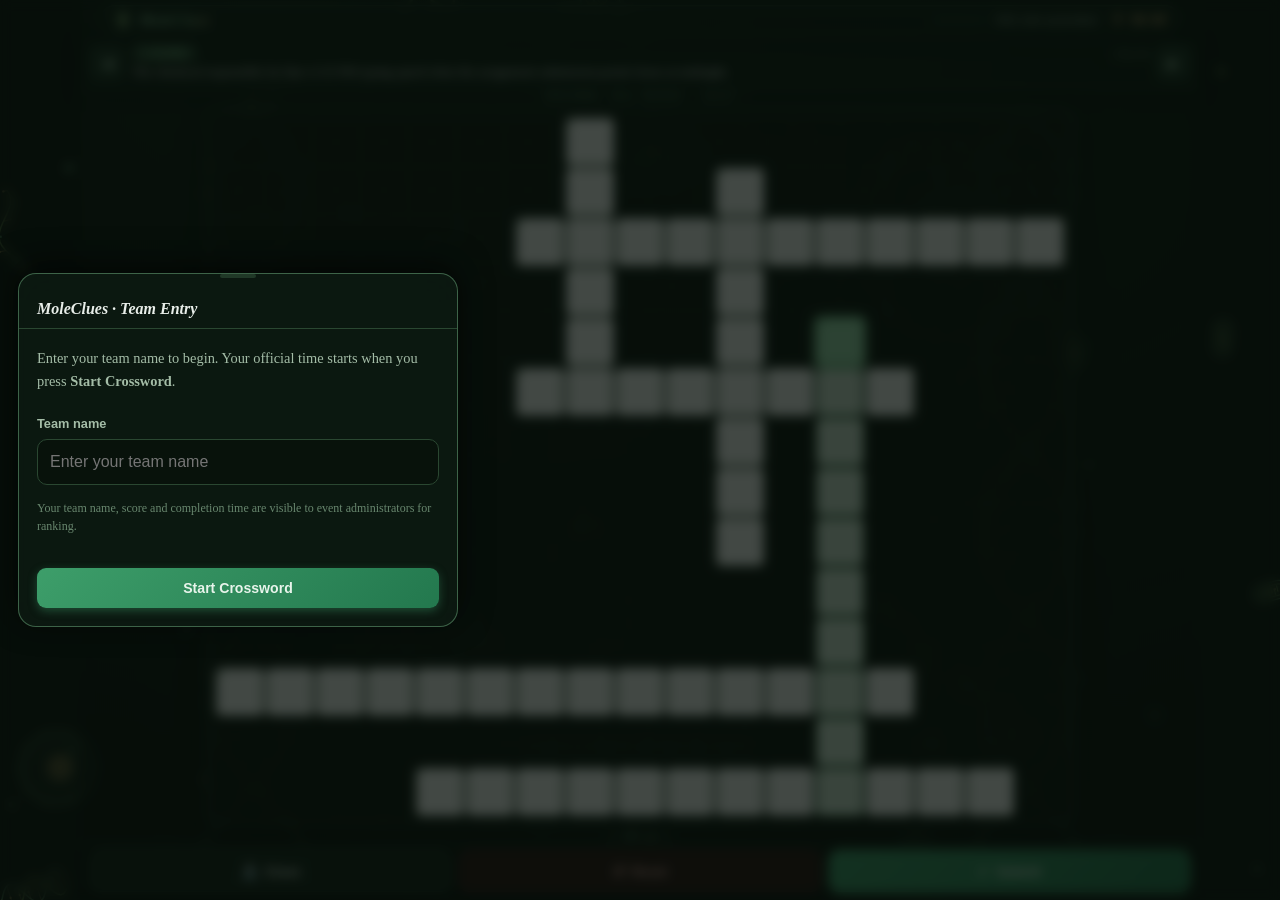
<file: frontend/index.html>
<!DOCTYPE html>
<html lang="en">
<head>
<meta charset="UTF-8">
<meta name="viewport" content="width=device-width, initial-scale=1.0, viewport-fit=cover">
<meta name="theme-color" content="#0d1810">
<meta name="apple-mobile-web-app-capable" content="yes">
<meta name="apple-mobile-web-app-status-bar-style" content="black-translucent">
<title>MoleClues · Cellular Biology Crossword</title>
<link rel="stylesheet" href="style.css">
</head>
<body>

<!-- Animated living microscopy canvas: floating cells, organelles, rotating DNA, molecular rings -->
<canvas id="bio-canvas" aria-hidden="true"></canvas>

<div class="app-container">
  <!-- Top Floating Capsule Header (Narrow Glassmorphic Pill) -->
  <header class="top-bar">
    <div class="brand">
      <span class="brand-icon" aria-hidden="true">
        <svg width="18" height="18" viewBox="0 0 22 22" fill="none" xmlns="http://www.w3.org/2000/svg">
          <path d="M6 3 C9 7, 13 7, 16 11 C13 15, 9 15, 6 19" stroke="#7abf8c" stroke-width="2" stroke-linecap="round" fill="none"/>
          <path d="M16 3 C13 7, 9 7, 6 11 C9 15, 13 15, 16 19" stroke="#a3d977" stroke-width="2" stroke-linecap="round" fill="none"/>
          <line x1="9" y1="6.5" x2="13" y2="6.5" stroke="#c8a96e" stroke-width="1.3" stroke-linecap="round"/>
          <line x1="7.2" y1="11" x2="14.8" y2="11" stroke="#c8a96e" stroke-width="1.3" stroke-linecap="round"/>
          <line x1="9" y1="15.5" x2="13" y2="15.5" stroke="#c8a96e" stroke-width="1.3" stroke-linecap="round"/>
        </svg>
      </span>
      <div class="brand-text-wrap">
        <span class="brand-title">MoleClues</span>
      </div>
    </div>
    <div class="top-meta-capsule">
      <div class="mini-track" title="Assembly progress"><div class="mini-fill" id="miniProgressFill"></div></div>
      <span class="meta-count" id="miniProgressText">0/62 cells assembled</span>
      <span class="meta-dot-sep">·</span>
      <span class="meta-timer" id="sessionTimerText">⏱ 00:00</span>
    </div>
  </header>

  <!-- Pinned Active Clue Banner -->
  <div class="clue-banner" id="activeClueBanner">
    <button class="clue-nav-btn" id="prevWordBtn" title="Previous Word">◀</button>
    <div class="clue-banner-content" id="clueBannerContent">
      <div class="clue-badge-row">
        <span class="clue-dir-badge" id="activeClueBadge">1 DOWN</span>
        <span class="clue-dir-switch">(Tap ⇄)</span>
      </div>
      <div class="clue-banner-text" id="activeClueText">Select any cell to inspect pathway clue</div>
    </div>
    <button class="clue-nav-btn" id="nextWordBtn" title="Next Word">▶</button>
  </div>

  <!-- Interactive Grid Viewport -->
  <div class="grid-viewport" id="gridViewport">
    <!-- Biology Background Watermark: DNA Helix, Cell Organelles, Mitochondria & Circular Vectors -->
    <div class="grid-bio-watermark" aria-hidden="true">
      <svg viewBox="0 0 1000 800" preserveAspectRatio="xMidYMid meet" class="bio-watermark-svg" xmlns="http://www.w3.org/2000/svg">
        <!-- Left DNA Double Helix -->
        <g class="bio-dna-left" opacity="0.9">
          <path d="M 90 20 C 30 80, 30 140, 90 200 C 150 260, 150 320, 90 380 C 30 440, 30 500, 90 560 C 150 620, 150 680, 90 740 C 60 770, 45 790, 35 800"
                fill="none" stroke="#7abf8c" stroke-width="2" stroke-linecap="round"/>
          <path d="M 90 20 C 150 80, 150 140, 90 200 C 30 260, 30 320, 90 380 C 150 440, 150 500, 90 560 C 30 620, 30 680, 90 740 C 120 770, 135 790, 145 800"
                fill="none" stroke="#a3d977" stroke-width="2" stroke-linecap="round"/>
          <line x1="52" y1="50" x2="128" y2="50" stroke="#c8a96e" stroke-width="1.3" stroke-dasharray="14 3 14"/>
          <line x1="32" y1="80" x2="148" y2="80" stroke="#c8a96e" stroke-width="1.3" stroke-dasharray="18 3 18"/>
          <line x1="32" y1="110" x2="148" y2="110" stroke="#c8a96e" stroke-width="1.3" stroke-dasharray="18 3 18"/>
          <line x1="52" y1="140" x2="128" y2="140" stroke="#c8a96e" stroke-width="1.3" stroke-dasharray="14 3 14"/>
          <line x1="82" y1="170" x2="98" y2="170" stroke="#c8a96e" stroke-width="1.3"/>
          <circle cx="90" cy="200" r="2.8" fill="#7abf8c"/>
          <line x1="52" y1="230" x2="128" y2="230" stroke="#c8a96e" stroke-width="1.3" stroke-dasharray="14 3 14"/>
          <line x1="32" y1="260" x2="148" y2="260" stroke="#c8a96e" stroke-width="1.3" stroke-dasharray="18 3 18"/>
          <line x1="32" y1="290" x2="148" y2="290" stroke="#c8a96e" stroke-width="1.3" stroke-dasharray="18 3 18"/>
          <line x1="52" y1="320" x2="128" y2="320" stroke="#c8a96e" stroke-width="1.3" stroke-dasharray="14 3 14"/>
          <line x1="82" y1="350" x2="98" y2="350" stroke="#c8a96e" stroke-width="1.3"/>
          <circle cx="90" cy="380" r="2.8" fill="#a3d977"/>
          <line x1="52" y1="410" x2="128" y2="410" stroke="#c8a96e" stroke-width="1.3" stroke-dasharray="14 3 14"/>
          <line x1="32" y1="440" x2="148" y2="440" stroke="#c8a96e" stroke-width="1.3" stroke-dasharray="18 3 18"/>
          <line x1="32" y1="470" x2="148" y2="470" stroke="#c8a96e" stroke-width="1.3" stroke-dasharray="18 3 18"/>
          <line x1="52" y1="500" x2="128" y2="500" stroke="#c8a96e" stroke-width="1.3" stroke-dasharray="14 3 14"/>
          <line x1="82" y1="530" x2="98" y2="530" stroke="#c8a96e" stroke-width="1.3"/>
          <circle cx="90" cy="560" r="2.8" fill="#7abf8c"/>
          <line x1="52" y1="590" x2="128" y2="590" stroke="#c8a96e" stroke-width="1.3" stroke-dasharray="14 3 14"/>
          <line x1="32" y1="620" x2="148" y2="620" stroke="#c8a96e" stroke-width="1.3" stroke-dasharray="18 3 18"/>
          <line x1="32" y1="650" x2="148" y2="650" stroke="#c8a96e" stroke-width="1.3" stroke-dasharray="18 3 18"/>
          <line x1="52" y1="680" x2="128" y2="680" stroke="#c8a96e" stroke-width="1.3" stroke-dasharray="14 3 14"/>
          <line x1="82" y1="710" x2="98" y2="710" stroke="#c8a96e" stroke-width="1.3"/>
          <circle cx="90" cy="740" r="2.8" fill="#a3d977"/>
        </g>

        <!-- Right DNA Double Helix -->
        <g class="bio-dna-right" opacity="0.9">
          <path d="M 910 20 C 850 80, 850 140, 910 200 C 970 260, 970 320, 910 380 C 850 440, 850 500, 910 560 C 970 620, 970 680, 910 740 C 880 770, 865 790, 855 800"
                fill="none" stroke="#a3d977" stroke-width="2" stroke-linecap="round"/>
          <path d="M 910 20 C 970 80, 970 140, 910 200 C 850 260, 850 320, 910 380 C 970 440, 970 500, 910 560 C 850 620, 850 680, 910 740 C 940 770, 955 790, 965 800"
                fill="none" stroke="#7abf8c" stroke-width="2" stroke-linecap="round"/>
          <line x1="872" y1="50" x2="948" y2="50" stroke="#c8a96e" stroke-width="1.3" stroke-dasharray="14 3 14"/>
          <line x1="852" y1="80" x2="968" y2="80" stroke="#c8a96e" stroke-width="1.3" stroke-dasharray="18 3 18"/>
          <line x1="852" y1="110" x2="968" y2="110" stroke="#c8a96e" stroke-width="1.3" stroke-dasharray="18 3 18"/>
          <line x1="872" y1="140" x2="948" y2="140" stroke="#c8a96e" stroke-width="1.3" stroke-dasharray="14 3 14"/>
          <circle cx="910" cy="200" r="2.8" fill="#c8a96e"/>
          <line x1="872" y1="230" x2="948" y2="230" stroke="#c8a96e" stroke-width="1.3" stroke-dasharray="14 3 14"/>
          <line x1="852" y1="260" x2="968" y2="260" stroke="#c8a96e" stroke-width="1.3" stroke-dasharray="18 3 18"/>
          <line x1="852" y1="290" x2="968" y2="290" stroke="#c8a96e" stroke-width="1.3" stroke-dasharray="18 3 18"/>
          <line x1="872" y1="320" x2="948" y2="320" stroke="#c8a96e" stroke-width="1.3" stroke-dasharray="14 3 14"/>
          <circle cx="910" cy="380" r="2.8" fill="#7abf8c"/>
          <line x1="872" y1="410" x2="948" y2="410" stroke="#c8a96e" stroke-width="1.3" stroke-dasharray="14 3 14"/>
          <line x1="852" y1="440" x2="968" y2="440" stroke="#c8a96e" stroke-width="1.3" stroke-dasharray="18 3 18"/>
          <line x1="852" y1="470" x2="968" y2="470" stroke="#c8a96e" stroke-width="1.3" stroke-dasharray="18 3 18"/>
          <line x1="872" y1="500" x2="948" y2="500" stroke="#c8a96e" stroke-width="1.3" stroke-dasharray="14 3 14"/>
          <circle cx="910" cy="560" r="2.8" fill="#a3d977"/>
          <line x1="872" y1="590" x2="948" y2="590" stroke="#c8a96e" stroke-width="1.3" stroke-dasharray="14 3 14"/>
          <line x1="852" y1="620" x2="968" y2="620" stroke="#c8a96e" stroke-width="1.3" stroke-dasharray="18 3 18"/>
          <line x1="852" y1="650" x2="968" y2="650" stroke="#c8a96e" stroke-width="1.3" stroke-dasharray="18 3 18"/>
          <line x1="872" y1="680" x2="948" y2="680" stroke="#c8a96e" stroke-width="1.3" stroke-dasharray="14 3 14"/>
          <circle cx="910" cy="740" r="2.8" fill="#c8a96e"/>
        </g>

        <!-- Eukaryotic Cell Diagram (Top Right) -->
        <g class="bio-cell-eukaryote" transform="translate(740, 50)" opacity="0.85">
          <path d="M 60 10 C 130 5, 190 40, 195 100 C 200 160, 160 210, 100 215 C 40 220, 5 180, 2 120 C -2 60, 15 15, 60 10 Z"
                fill="none" stroke="#7abf8c" stroke-width="1.6" stroke-dasharray="5 2"/>
          <path d="M 62 14 C 128 9, 185 43, 190 99 C 195 156, 156 205, 99 210 C 42 215, 9 176, 6 119 C 3 62, 19 19, 62 14 Z"
                fill="none" stroke="#a3d977" stroke-width="0.9" opacity="0.6"/>
          <circle cx="100" cy="110" r="42" fill="rgba(122, 191, 140, 0.08)" stroke="#7abf8c" stroke-width="1.5"/>
          <circle cx="106" cy="104" r="15" fill="rgba(200, 169, 110, 0.2)" stroke="#c8a96e" stroke-width="1.1"/>
          <path d="M 75 110 Q 85 95, 95 115 T 115 105 T 130 118" fill="none" stroke="#7abf8c" stroke-width="1" opacity="0.75"/>
          <path d="M 52 100 C 48 85, 55 70, 70 65 C 85 60, 95 62, 110 56" fill="none" stroke="#7abf8c" stroke-width="1.3"/>
          <path d="M 50 112 C 42 95, 50 78, 66 73 C 82 68, 92 70, 107 64" fill="none" stroke="#7abf8c" stroke-width="1.3" stroke-dasharray="4 2"/>
          <circle cx="70" cy="62" r="2" fill="#c8a96e"/>
          <circle cx="85" cy="58" r="2" fill="#c8a96e"/>
          <circle cx="58" cy="74" r="2" fill="#c8a96e"/>
          <circle cx="48" cy="94" r="2" fill="#c8a96e"/>
          <circle cx="145" cy="70" r="6.5" fill="none" stroke="#7abf8c" stroke-width="1.1"/>
          <circle cx="160" cy="85" r="5" fill="none" stroke="#a3d977" stroke-width="1.1"/>
          <circle cx="150" cy="155" r="5.5" fill="none" stroke="#c8a96e" stroke-width="1.1"/>
        </g>

        <!-- Mitochondria organelle structure -->
        <g class="bio-mitochondria" transform="translate(180, 560)" opacity="0.85">
          <rect x="0" y="0" width="130" height="66" rx="33" fill="rgba(122, 191, 140, 0.08)" stroke="#7abf8c" stroke-width="1.6"/>
          <rect x="5" y="5" width="120" height="56" rx="28" fill="none" stroke="#a3d977" stroke-width="1" stroke-dasharray="6 2"/>
          <path d="M 28 5 L 28 32 C 28 38, 36 38, 36 32 L 36 5
                   M 48 61 L 48 28 C 48 22, 56 22, 56 28 L 56 61
                   M 68 5 L 68 36 C 68 42, 76 42, 76 36 L 76 5
                   M 88 61 L 88 26 C 88 20, 96 20, 96 26 L 96 61
                   M 106 12 L 106 34"
                fill="none" stroke="#c8a96e" stroke-width="1.4" stroke-linecap="round"/>
        </g>

        <!-- Circular DNA Ring Vector -->
        <g class="bio-circular-vector" transform="translate(680, 530)" opacity="0.88">
          <circle cx="70" cy="70" r="52" fill="none" stroke="#7abf8c" stroke-width="1.8"/>
          <circle cx="70" cy="70" r="44" fill="none" stroke="#a3d977" stroke-width="1.3" stroke-dasharray="14 3"/>
          <path d="M 122 70 A 52 52 0 0 1 106 112" fill="none" stroke="#c8a96e" stroke-width="4.8" stroke-linecap="round"/>
          <path d="M 33 33 A 52 52 0 0 1 70 18" fill="none" stroke="#a3d977" stroke-width="4.2" stroke-linecap="round"/>
          <line x1="70" y1="14" x2="70" y2="22" stroke="#c8a96e" stroke-width="1.8"/>
          <line x1="122" y1="70" x2="128" y2="70" stroke="#7abf8c" stroke-width="1.8"/>
          <line x1="18" y1="70" x2="24" y2="70" stroke="#7abf8c" stroke-width="1.8"/>
        </g>

        <!-- Chloroplast organelle -->
        <g class="bio-chloroplast" transform="translate(420, 30)" opacity="0.8">
          <ellipse cx="80" cy="42" rx="72" ry="34" fill="rgba(122, 191, 140, 0.06)" stroke="#7abf8c" stroke-width="1.5"/>
          <ellipse cx="80" cy="42" rx="66" ry="28" fill="none" stroke="#a3d977" stroke-width="0.9" stroke-dasharray="4 2"/>
          <line x1="38" y1="36" x2="56" y2="36" stroke="#7abf8c" stroke-width="2.6" stroke-linecap="round"/>
          <line x1="38" y1="42" x2="56" y2="42" stroke="#7abf8c" stroke-width="2.6" stroke-linecap="round"/>
          <line x1="38" y1="48" x2="56" y2="48" stroke="#7abf8c" stroke-width="2.6" stroke-linecap="round"/>
          <line x1="56" y1="42" x2="72" y2="42" stroke="#a3d977" stroke-width="1.1"/>
          <line x1="72" y1="32" x2="90" y2="32" stroke="#7abf8c" stroke-width="2.6" stroke-linecap="round"/>
          <line x1="72" y1="38" x2="90" y2="38" stroke="#7abf8c" stroke-width="2.6" stroke-linecap="round"/>
          <line x1="72" y1="44" x2="90" y2="44" stroke="#7abf8c" stroke-width="2.6" stroke-linecap="round"/>
          <line x1="72" y1="50" x2="90" y2="50" stroke="#7abf8c" stroke-width="2.6" stroke-linecap="round"/>
          <line x1="90" y1="42" x2="106" y2="42" stroke="#a3d977" stroke-width="1.1"/>
          <line x1="106" y1="36" x2="124" y2="36" stroke="#7abf8c" stroke-width="2.6" stroke-linecap="round"/>
          <line x1="106" y1="42" x2="124" y2="42" stroke="#7abf8c" stroke-width="2.6" stroke-linecap="round"/>
          <line x1="106" y1="48" x2="124" y2="48" stroke="#7abf8c" stroke-width="2.6" stroke-linecap="round"/>
        </g>

        <!-- Catecholamine molecular ring structure -->
        <g class="bio-molecule" transform="translate(190, 160)" opacity="0.8">
          <polygon points="50,20 76,35 76,65 50,80 24,65 24,35" fill="none" stroke="#c8a96e" stroke-width="1.4"/>
          <line x1="30" y1="39" x2="30" y2="61" stroke="#c8a96e" stroke-width="1.1"/>
          <line x1="50" y1="73" x2="71" y2="61" stroke="#c8a96e" stroke-width="1.1"/>
          <line x1="50" y1="27" x2="71" y2="39" stroke="#c8a96e" stroke-width="1.1"/>
          <line x1="24" y1="35" x2="10" y2="27" stroke="#7abf8c" stroke-width="1.4"/>
          <circle cx="7" cy="25" r="2.8" fill="#7abf8c"/>
          <line x1="24" y1="65" x2="10" y2="73" stroke="#7abf8c" stroke-width="1.4"/>
          <circle cx="7" cy="75" r="2.8" fill="#7abf8c"/>
          <line x1="76" y1="50" x2="96" y2="50" stroke="#c8a96e" stroke-width="1.4"/>
          <line x1="96" y1="50" x2="110" y2="38" stroke="#c8a96e" stroke-width="1.4"/>
          <circle cx="110" cy="38" r="2.2" fill="#c8a96e"/>
          <line x1="110" y1="38" x2="128" y2="48" stroke="#c8a96e" stroke-width="1.4"/>
          <line x1="128" y1="48" x2="144" y2="40" stroke="#c8a96e" stroke-width="1.4"/>
          <circle cx="144" cy="40" r="2.8" fill="#c8a96e"/>
        </g>

        <!-- Neural membrane & axon segments -->
        <g class="bio-axon-nerve" transform="translate(360, 680)" opacity="0.8">
          <line x1="0" y1="20" x2="260" y2="20" stroke="#7abf8c" stroke-width="1.6" stroke-dasharray="3 3"/>
          <rect x="15" y="10" width="55" height="20" rx="7" fill="rgba(122, 191, 140, 0.1)" stroke="#7abf8c" stroke-width="1.4"/>
          <circle cx="42" cy="20" r="2.8" fill="#7abf8c"/>
          <rect x="80" y="10" width="55" height="20" rx="7" fill="rgba(122, 191, 140, 0.1)" stroke="#7abf8c" stroke-width="1.4"/>
          <circle cx="107" cy="20" r="2.8" fill="#7abf8c"/>
          <rect x="145" y="10" width="55" height="20" rx="7" fill="rgba(122, 191, 140, 0.1)" stroke="#7abf8c" stroke-width="1.4"/>
          <circle cx="172" cy="20" r="2.8" fill="#7abf8c"/>
          <rect x="210" y="10" width="45" height="20" rx="7" fill="rgba(122, 191, 140, 0.1)" stroke="#7abf8c" stroke-width="1.4"/>
          <circle cx="232" cy="20" r="2.8" fill="#7abf8c"/>
          <line x1="75" y1="6" x2="75" y2="34" stroke="#c8a96e" stroke-width="1.2" stroke-dasharray="2 2"/>
          <line x1="140" y1="6" x2="140" y2="34" stroke="#c8a96e" stroke-width="1.2" stroke-dasharray="2 2"/>
          <line x1="205" y1="6" x2="205" y2="34" stroke="#c8a96e" stroke-width="1.2" stroke-dasharray="2 2"/>
        </g>
      </svg>
    </div>

    <div class="grid-wrap" id="gridWrap"></div>
  </div>

  <!-- Virtual Mobile Keyboard -->
  <div class="keyboard-panel" id="virtualKeyboard">
    <div class="kb-row">
      <button class="kb-key" data-char="Q">Q</button>
      <button class="kb-key" data-char="W">W</button>
      <button class="kb-key" data-char="E">E</button>
      <button class="kb-key" data-char="R">R</button>
      <button class="kb-key" data-char="T">T</button>
      <button class="kb-key" data-char="Y">Y</button>
      <button class="kb-key" data-char="U">U</button>
      <button class="kb-key" data-char="I">I</button>
      <button class="kb-key" data-char="O">O</button>
      <button class="kb-key" data-char="P">P</button>
    </div>
    <div class="kb-row">
      <button class="kb-key" data-char="A">A</button>
      <button class="kb-key" data-char="S">S</button>
      <button class="kb-key" data-char="D">D</button>
      <button class="kb-key" data-char="F">F</button>
      <button class="kb-key" data-char="G">G</button>
      <button class="kb-key" data-char="H">H</button>
      <button class="kb-key" data-char="J">J</button>
      <button class="kb-key" data-char="K">K</button>
      <button class="kb-key" data-char="L">L</button>
    </div>
    <div class="kb-row">
      <button class="kb-key action-key" id="kbToggleDir" title="Switch direction">🧬 DIR ⇄</button>
      <button class="kb-key" data-char="Z">Z</button>
      <button class="kb-key" data-char="X">X</button>
      <button class="kb-key" data-char="C">C</button>
      <button class="kb-key" data-char="V">V</button>
      <button class="kb-key" data-char="B">B</button>
      <button class="kb-key" data-char="N">N</button>
      <button class="kb-key" data-char="M">M</button>
      <button class="kb-key backspace-key" id="kbBackspace" title="Delete">⌫</button>
    </div>
  </div>

  <!-- Bottom Action Bar (Directly Below Keyboard for Mobile Thumb Reach) -->
  <nav class="bottom-action-bar" aria-label="Game actions">
    <button class="bottom-btn" id="cluesListBtn" title="View all clues">
      <span class="btn-glyph" aria-hidden="true">🔬</span>
      <span class="btn-label">Clues</span>
    </button>
    <button class="bottom-btn danger" id="clearBtn" title="Reset puzzle">
      <span class="btn-glyph" aria-hidden="true">↺</span>
      <span class="btn-label">Reset</span>
    </button>
    <button class="bottom-btn primary" id="submitBtn" title="Submit official answers">
      <span class="btn-glyph" aria-hidden="true">✓</span>
      <span class="btn-label">Submit</span>
    </button>
  </nav>

  <!-- Toast Notification -->
  <div class="toast-banner" id="toastBanner"></div>

  <!-- Full Clues List Bottom Sheet -->
  <div class="sheet-backdrop" id="cluesSheetBackdrop">
    <div class="sheet-modal">
      <div class="sheet-handle"></div>
      <div class="sheet-header">
        <span class="sheet-title">🔬 Cellular Genome &amp; Pathways</span>
        <button class="sheet-close-btn" id="closeCluesSheetBtn">✕</button>
      </div>
      <div class="sheet-body">
        <div class="sheet-section">
          <h3>ACROSS</h3>
          <div id="modalAcrossList"></div>
        </div>
        <div class="sheet-section">
          <h3>DOWN</h3>
          <div id="modalDownList"></div>
        </div>
      </div>
    </div>
  </div>

  <!-- Official Submission Modal -->
  <div class="sheet-backdrop" id="submissionModalBackdrop">
    <div class="sheet-modal" style="max-height: 85vh;">
      <div class="sheet-handle"></div>
      <div class="sheet-header">
        <span class="sheet-title" id="submissionModalTitle">🔬 Cellular Assay Verification</span>
        <button class="sheet-close-btn" id="closeSubmissionModalBtn">✕</button>
      </div>
      <div class="sheet-body" id="submissionModalBody">
        <div id="submissionPromptView">
          <p style="font-family:'Georgia',serif; font-size:0.88rem; line-height:1.55; color:var(--text); margin-bottom:12px;">
            Ready to submit your cellular puzzle for server assay validation?
          </p>
          <div class="stats-card" id="submissionStatsSummary">
            <!-- Dynamically populated -->
          </div>
          <div style="display:flex; gap:10px; margin-top:16px;">
            <button class="modal-btn secondary" id="cancelSubmitBtn">Review Slide</button>
            <button class="modal-btn primary" id="confirmSubmitBtn">Run Assay</button>
          </div>
        </div>

        <div id="submissionLoadingView" style="display:none; text-align:center; padding:30px 10px;">
          <div class="spinner"></div>
          <p style="margin-top:16px; font-family:'Georgia',serif; font-weight:700; font-size:0.95rem;">Executing Cellular Assay…</p>
          <p style="font-size:0.78rem; color:var(--muted); margin-top:6px;">Comparing submitted puzzle sequence against private server key.</p>
        </div>

        <div id="submissionResultView" style="display:none; text-align:center; padding:10px 0;">
          <div class="result-badge" id="resultBadgeIcon">🏆</div>
          <h2 id="resultHeading" style="font-family:'Georgia',serif; font-size:1.25rem; margin:10px 0 6px;">Assay Verification Result</h2>
          <p id="resultSubtext" style="font-size:0.87rem; color:var(--muted); margin-bottom:16px;"></p>
          <div class="stats-card" id="resultScoreBreakdown"></div>
          <button class="modal-btn primary" id="dismissResultBtn" style="margin-top:16px;">Return to Slide</button>
        </div>
      </div>
    </div>
  </div>
</div>

<!-- Team entry gate: a fresh, empty crossword and official timer for each attempt. -->
<div class="sheet-backdrop open participant-gate-backdrop" id="participantGateBackdrop" role="dialog" aria-modal="true" aria-labelledby="participantGateTitle">
  <div class="sheet-modal participant-gate-modal">
    <div class="sheet-handle"></div>
    <div class="sheet-header">
      <span class="sheet-title" id="participantGateTitle">MoleClues · Team Entry</span>
    </div>
    <div class="sheet-body participant-gate-body">
      <p class="participant-gate-copy">Enter your team name to begin. Your official time starts when you press <strong>Start Crossword</strong>.</p>
      <form id="participantForm" autocomplete="off">
        <label for="teamNameInput">Team name</label>
        <input id="teamNameInput" name="teamName" class="participant-input" type="text" maxlength="80" autocomplete="off" required placeholder="Enter your team name">
        <p class="participant-privacy-note">Your team name, score and completion time are visible to event administrators for ranking.</p>
        <p id="participantGateError" class="participant-gate-error" role="alert" aria-live="polite"></p>
        <button class="modal-btn primary participant-start-button" id="startPuzzleBtn" type="submit">Start Crossword</button>
      </form>
    </div>
  </div>
</div>

<!-- Terminal clue: deliberately contains only the organizer-provided riddle, with no answer field or controls. -->
<main id="completionRiddleScreen" class="completion-riddle-screen" hidden aria-live="assertive" aria-label="Final clue">
  <p class="completion-riddle-copy">I can give light without any energy,
Always clean never in debris
Look at me I may look round,
Gain some potential and reach my ground
Leave your belonging in the first step,
Come above and unlock the treasure chest.</p>
</main>

<script src="puzzle-config.js"></script>
<script src="app.js"></script>

<!-- Living Microscopy Canvas Animation: Floating Amoeboid Cells, Rotating DNA, Molecular Hexagons & Bonds -->
<script>
(function () {
  'use strict';
  var canvas = document.getElementById('bio-canvas');
  if (!canvas) return;
  var ctx = canvas.getContext('2d');

  var W, H;
  function resize() {
    W = canvas.width  = window.innerWidth;
    H = canvas.height = window.innerHeight;
  }

  // 1. Mitochondria (Double-membrane organelle with folded inner cristae & ATP granules)
  function BioMitochondrion() {
    this.reset(true);
  }
  BioMitochondrion.prototype.reset = function (randomY) {
    this.x = Math.random() * W;
    this.y = randomY ? Math.random() * H : H + 60;
    this.w = 34 + Math.random() * 20;
    this.h = this.w * (0.48 + Math.random() * 0.1);
    this.vx = (Math.random() - 0.5) * 0.22;
    this.vy = -0.16 - Math.random() * 0.22;
    this.rot = Math.random() * Math.PI * 2;
    this.rotSpeed = (Math.random() - 0.5) * 0.003;
    this.cristaeFolds = 5 + Math.floor(Math.random() * 3);
  };
  BioMitochondrion.prototype.update = function () {
    this.x += this.vx;
    this.y += this.vy;
    this.rot += this.rotSpeed;
    if (this.y < -80) this.reset(false);
    if (this.x < -80) this.x = W + 70;
    if (this.x > W + 80) this.x = -70;
  };
  BioMitochondrion.prototype.draw = function () {
    ctx.save();
    ctx.translate(this.x, this.y);
    ctx.rotate(this.rot);

    var hw = this.w / 2;
    var hh = this.h / 2;

    // Outer membrane capsule
    ctx.beginPath();
    if (ctx.roundRect) {
      ctx.roundRect(-hw, -hh, this.w, this.h, hh);
    } else {
      ctx.ellipse(0, 0, hw, hh, 0, 0, Math.PI * 2);
    }
    ctx.fillStyle = 'rgba(122, 191, 140, 0.08)';
    ctx.fill();
    ctx.strokeStyle = 'rgba(122, 191, 140, 0.5)';
    ctx.lineWidth = 1.3;
    ctx.stroke();

    // Inner membrane boundary
    var ihw = hw - 3.5;
    var ihh = hh - 3.5;
    ctx.beginPath();
    if (ctx.roundRect) {
      ctx.roundRect(-ihw, -ihh, ihw * 2, ihh * 2, ihh);
    } else {
      ctx.ellipse(0, 0, ihw, ihh, 0, 0, Math.PI * 2);
    }
    ctx.strokeStyle = 'rgba(163, 217, 119, 0.4)';
    ctx.lineWidth = 0.9;
    ctx.stroke();

    // Cristae folds (transverse interdigitating inner membrane ridges)
    var step = (ihw * 1.5) / (this.cristaeFolds + 1);
    ctx.beginPath();
    for (var i = 0; i < this.cristaeFolds; i++) {
      var cx = -ihw * 0.75 + (i + 1) * step;
      var dir = (i % 2 === 0) ? 1 : -1;
      var yStart = dir * (ihh * 0.78);
      var yEnd = -dir * (ihh * 0.35);
      ctx.moveTo(cx, yStart);
      ctx.lineTo(cx, yEnd);
    }
    ctx.strokeStyle = 'rgba(163, 217, 119, 0.55)';
    ctx.lineWidth = 1.2;
    ctx.stroke();

    // ATP synthase granules (amber dots inside matrix)
    ctx.fillStyle = 'rgba(212, 178, 110, 0.65)';
    ctx.beginPath();
    ctx.arc(-ihw * 0.35, ihh * 0.2, 1.4, 0, Math.PI * 2);
    ctx.arc(ihw * 0.3, -ihh * 0.15, 1.4, 0, Math.PI * 2);
    ctx.fill();

    ctx.restore();
  };

  // 2. Nucleus (Eukaryotic nucleus with pores, chromatin mesh, and dense nucleolus)
  function BioNucleus() {
    this.reset(true);
  }
  BioNucleus.prototype.reset = function (randomY) {
    this.x = Math.random() * W;
    this.y = randomY ? Math.random() * H : H + 90;
    this.r = 26 + Math.random() * 16;
    this.vx = (Math.random() - 0.5) * 0.16;
    this.vy = -0.12 - Math.random() * 0.16;
    this.rot = Math.random() * Math.PI * 2;
    this.rotSpeed = (Math.random() - 0.5) * 0.002;
    this.nucleolusOffX = (Math.random() - 0.5) * (this.r * 0.3);
    this.nucleolusOffY = (Math.random() - 0.5) * (this.r * 0.3);
  };
  BioNucleus.prototype.update = function () {
    this.x += this.vx;
    this.y += this.vy;
    this.rot += this.rotSpeed;
    if (this.y < -100) this.reset(false);
    if (this.x < -100) this.x = W + 90;
    if (this.x > W + 100) this.x = -90;
  };
  BioNucleus.prototype.draw = function () {
    ctx.save();
    ctx.translate(this.x, this.y);
    ctx.rotate(this.rot);

    // Outer nuclear envelope
    ctx.beginPath();
    ctx.arc(0, 0, this.r, 0, Math.PI * 2);
    ctx.fillStyle = 'rgba(122, 191, 140, 0.07)';
    ctx.fill();
    ctx.strokeStyle = 'rgba(122, 191, 140, 0.45)';
    ctx.lineWidth = 1.3;
    ctx.stroke();

    // Inner nuclear envelope
    ctx.beginPath();
    ctx.arc(0, 0, this.r - 3, 0, Math.PI * 2);
    ctx.strokeStyle = 'rgba(163, 217, 119, 0.35)';
    ctx.lineWidth = 0.9;
    ctx.stroke();

    // Nuclear pores (dots along envelope perimeter)
    var poreCount = 10;
    ctx.fillStyle = 'rgba(163, 217, 119, 0.6)';
    for (var p = 0; p < poreCount; p++) {
      var pAng = (p / poreCount) * Math.PI * 2;
      var px = Math.cos(pAng) * (this.r - 1.5);
      var py = Math.sin(pAng) * (this.r - 1.5);
      ctx.beginPath();
      ctx.arc(px, py, 1.2, 0, Math.PI * 2);
      ctx.fill();
    }

    // Chromatin strands inside nucleoplasm
    ctx.beginPath();
    ctx.arc(0, 0, this.r * 0.6, 0.4, 3.2);
    ctx.strokeStyle = 'rgba(122, 191, 140, 0.25)';
    ctx.lineWidth = 1;
    ctx.stroke();

    ctx.beginPath();
    ctx.arc(this.nucleolusOffX * 0.5, this.nucleolusOffY * 0.5, this.r * 0.42, 2.1, 5.8);
    ctx.strokeStyle = 'rgba(163, 217, 119, 0.25)';
    ctx.lineWidth = 1;
    ctx.stroke();

    // Dense Nucleolus
    ctx.beginPath();
    ctx.arc(this.nucleolusOffX, this.nucleolusOffY, this.r * 0.32, 0, Math.PI * 2);
    ctx.fillStyle = 'rgba(212, 178, 110, 0.35)';
    ctx.fill();
    ctx.strokeStyle = 'rgba(212, 178, 110, 0.6)';
    ctx.lineWidth = 1;
    ctx.stroke();

    ctx.restore();
  };

  // 3. DNA Double Helix (Intertwined dual strands with base-pair hydrogen rungs)
  function BioDNA() {
    this.reset(true);
  }
  BioDNA.prototype.reset = function (randomY) {
    this.x = Math.random() * W;
    this.y = randomY ? Math.random() * H : H + 80;
    this.len = 65 + Math.random() * 45;
    this.vx = (Math.random() - 0.5) * 0.18;
    this.vy = -0.18 - Math.random() * 0.22;
    this.rot = Math.random() * Math.PI * 2;
    this.rotSpeed = (Math.random() - 0.5) * 0.004;
    this.rungs = 8;
  };
  BioDNA.prototype.update = function () {
    this.x += this.vx;
    this.y += this.vy;
    this.rot += this.rotSpeed;
    if (this.y < -110) this.reset(false);
    if (this.x < -60) this.x = W + 50;
    if (this.x > W + 60) this.x = -50;
  };
  BioDNA.prototype.draw = function (time) {
    ctx.save();
    ctx.translate(this.x, this.y);
    ctx.rotate(this.rot);

    var h = this.len;
    var amp = 13;
    var wave = time * 0.0018;

    // Hydrogen bond rungs
    for (var i = 0; i < this.rungs; i++) {
      var frac = i / (this.rungs - 1);
      var ry = -h / 2 + frac * h;
      var phase = frac * Math.PI * 2.8 + wave;
      var x1 = Math.sin(phase) * amp;
      var x2 = -x1;

      ctx.beginPath();
      ctx.moveTo(x1, ry);
      ctx.lineTo(x2, ry);
      ctx.strokeStyle = 'rgba(212, 178, 110, 0.38)';
      ctx.lineWidth = 1.1;
      ctx.stroke();

      // Hydrogen bond node
      ctx.beginPath();
      ctx.arc(0, ry, 1.2, 0, Math.PI * 2);
      ctx.fillStyle = 'rgba(212, 178, 110, 0.6)';
      ctx.fill();
    }

    // Strand A (Emerald Chlorophyll)
    ctx.beginPath();
    for (var j = 0; j <= 24; j++) {
      var fj = j / 24;
      var yj = -h / 2 + fj * h;
      var pj = fj * Math.PI * 2.8 + wave;
      var xj = Math.sin(pj) * amp;
      if (j === 0) ctx.moveTo(xj, yj);
      else ctx.lineTo(xj, yj);
    }
    ctx.strokeStyle = 'rgba(122, 191, 140, 0.55)';
    ctx.lineWidth = 1.6;
    ctx.stroke();

    // Strand B (Bio Lime)
    ctx.beginPath();
    for (var k = 0; k <= 24; k++) {
      var fk = k / 24;
      var yk = -h / 2 + fk * h;
      var pk = fk * Math.PI * 2.8 + wave;
      var xk = -Math.sin(pk) * amp;
      if (k === 0) ctx.moveTo(xk, yk);
      else ctx.lineTo(xk, yk);
    }
    ctx.strokeStyle = 'rgba(163, 217, 119, 0.55)';
    ctx.lineWidth = 1.6;
    ctx.stroke();

    ctx.restore();
  };

  // 4. RNA (Single-stranded messenger RNA with exposed nucleotide bases)
  function BioRNA() {
    this.reset(true);
  }
  BioRNA.prototype.reset = function (randomY) {
    this.x = Math.random() * W;
    this.y = randomY ? Math.random() * H : H + 70;
    this.len = 55 + Math.random() * 40;
    this.vx = (Math.random() - 0.5) * 0.2;
    this.vy = -0.15 - Math.random() * 0.2;
    this.rot = Math.random() * Math.PI * 2;
    this.rotSpeed = (Math.random() - 0.5) * 0.005;
    this.bases = 7;
  };
  BioRNA.prototype.update = function () {
    this.x += this.vx;
    this.y += this.vy;
    this.rot += this.rotSpeed;
    if (this.y < -90) this.reset(false);
    if (this.x < -50) this.x = W + 40;
    if (this.x > W + 50) this.x = -40;
  };
  BioRNA.prototype.draw = function (time) {
    ctx.save();
    ctx.translate(this.x, this.y);
    ctx.rotate(this.rot);

    var h = this.len;
    var amp = 10;
    var wave = time * 0.0022;

    // Single strand backbone
    ctx.beginPath();
    for (var s = 0; s <= 20; s++) {
      var fs = s / 20;
      var ys = -h / 2 + fs * h;
      var ps = fs * Math.PI * 2.2 + wave;
      var xs = Math.sin(ps) * amp;
      if (s === 0) ctx.moveTo(xs, ys);
      else ctx.lineTo(xs, ys);
    }
    ctx.strokeStyle = 'rgba(163, 217, 119, 0.65)';
    ctx.lineWidth = 1.5;
    ctx.stroke();

    // Exposed ribonucleotide bases (perpendicular protrusions)
    for (var b = 0; b < this.bases; b++) {
      var fb = b / (this.bases - 1);
      var yb = -h / 2 + fb * h;
      var pb = fb * Math.PI * 2.2 + wave;
      var xb = Math.sin(pb) * amp;
      var normalX = Math.cos(pb) * 8;

      ctx.beginPath();
      ctx.moveTo(xb, yb);
      ctx.lineTo(xb + normalX, yb);
      ctx.strokeStyle = (b % 2 === 0) ? 'rgba(212, 178, 110, 0.6)' : 'rgba(122, 191, 140, 0.6)';
      ctx.lineWidth = 1.2;
      ctx.stroke();

      ctx.beginPath();
      ctx.arc(xb + normalX, yb, 1.2, 0, Math.PI * 2);
      ctx.fillStyle = (b % 2 === 0) ? 'rgba(212, 178, 110, 0.75)' : 'rgba(122, 191, 140, 0.75)';
      ctx.fill();
    }

    ctx.restore();
  };

  // 5. Protein (Folded globular enzyme with active catalytic site cleft & peptide domains)
  function BioProtein() {
    this.reset(true);
  }
  BioProtein.prototype.reset = function (randomY) {
    this.x = Math.random() * W;
    this.y = randomY ? Math.random() * H : H + 60;
    this.r = 14 + Math.random() * 10;
    this.vx = (Math.random() - 0.5) * 0.2;
    this.vy = -0.14 - Math.random() * 0.18;
    this.rot = Math.random() * Math.PI * 2;
    this.rotSpeed = (Math.random() - 0.5) * 0.004;
  };
  BioProtein.prototype.update = function () {
    this.x += this.vx;
    this.y += this.vy;
    this.rot += this.rotSpeed;
    if (this.y < -70) this.reset(false);
    if (this.x < -60) this.x = W + 50;
    if (this.x > W + 60) this.x = -50;
  };
  BioProtein.prototype.draw = function (time) {
    ctx.save();
    ctx.translate(this.x, this.y);
    ctx.rotate(this.rot);

    var r = this.r;
    var pulse = Math.sin(time * 0.002 + this.x) * 1.5;

    // Subunit Domain A
    ctx.beginPath();
    ctx.arc(-r * 0.45, -r * 0.2, r * 0.55 + pulse * 0.2, 0, Math.PI * 2);
    ctx.fillStyle = 'rgba(122, 191, 140, 0.2)';
    ctx.fill();
    ctx.strokeStyle = 'rgba(122, 191, 140, 0.5)';
    ctx.lineWidth = 1.1;
    ctx.stroke();

    // Subunit Domain B
    ctx.beginPath();
    ctx.arc(r * 0.4, -r * 0.25, r * 0.5 + pulse * 0.2, 0, Math.PI * 2);
    ctx.fillStyle = 'rgba(163, 217, 119, 0.2)';
    ctx.fill();
    ctx.strokeStyle = 'rgba(163, 217, 119, 0.5)';
    ctx.lineWidth = 1.1;
    ctx.stroke();

    // Subunit Domain C
    ctx.beginPath();
    ctx.arc(0, r * 0.4, r * 0.52 - pulse * 0.2, 0, Math.PI * 2);
    ctx.fillStyle = 'rgba(122, 191, 140, 0.17)';
    ctx.fill();
    ctx.strokeStyle = 'rgba(122, 191, 140, 0.45)';
    ctx.lineWidth = 1.1;
    ctx.stroke();

    // Active Catalytic Site Cleft (Warm Amber Enzyme Pocket)
    ctx.beginPath();
    ctx.arc(0, 0, r * 0.28, 0, Math.PI * 2);
    ctx.fillStyle = 'rgba(212, 178, 110, 0.42)';
    ctx.fill();
    ctx.strokeStyle = 'rgba(212, 178, 110, 0.7)';
    ctx.lineWidth = 1.2;
    ctx.stroke();

    ctx.restore();
  };

  // 6. BioVesicles (Micro transport droplets & signal vesicles)
  function BioVesicle() {
    this.reset(true);
  }
  BioVesicle.prototype.reset = function (randomY) {
    this.x = Math.random() * W;
    this.y = randomY ? Math.random() * H : H + 20;
    this.r = 2.0 + Math.random() * 2.8;
    this.vx = (Math.random() - 0.5) * 0.16;
    this.vy = -0.12 - Math.random() * 0.18;
    this.color = Math.random() > 0.4 ? 'rgba(122, 191, 140,' : (Math.random() > 0.5 ? 'rgba(163, 217, 119,' : 'rgba(212, 178, 110,');
    this.alpha = 0.28 + Math.random() * 0.35;
  };
  BioVesicle.prototype.update = function () {
    this.x += this.vx;
    this.y += this.vy;
    if (this.y < -20) this.reset(false);
    if (this.x < -20) this.x = W + 10;
    if (this.x > W + 20) this.x = -10;
  };
  BioVesicle.prototype.draw = function () {
    ctx.beginPath();
    ctx.arc(this.x, this.y, this.r, 0, Math.PI * 2);
    ctx.fillStyle = this.color + this.alpha + ')';
    ctx.fill();
    ctx.strokeStyle = this.color + (this.alpha + 0.2) + ')';
    ctx.lineWidth = 0.8;
    ctx.stroke();
  };

  var mitos = [], nuclei = [], dnas = [], rnas = [], proteins = [], vesicles = [];

  function init() {
    resize();
    var isMobile = W < 600;
    var mitoCount = isMobile ? 4 : 6;
    var nucleusCount = isMobile ? 3 : 4;
    var dnaCount = isMobile ? 4 : 6;
    var rnaCount = isMobile ? 4 : 6;
    var proteinCount = isMobile ? 4 : 7;
    var vesicleCount = isMobile ? 18 : 32;

    mitos = []; for (var i = 0; i < mitoCount; i++) mitos.push(new BioMitochondrion());
    nuclei = []; for (var j = 0; j < nucleusCount; j++) nuclei.push(new BioNucleus());
    dnas = []; for (var k = 0; k < dnaCount; k++) dnas.push(new BioDNA());
    rnas = []; for (var m = 0; m < rnaCount; m++) rnas.push(new BioRNA());
    proteins = []; for (var n = 0; n < proteinCount; n++) proteins.push(new BioProtein());
    vesicles = []; for (var p = 0; p < vesicleCount; p++) vesicles.push(new BioVesicle());
  }

  function loop(time) {
    ctx.clearRect(0, 0, W, H);

    // 1. BioVesicles
    for (var v = 0; v < vesicles.length; v++) {
      vesicles[v].update();
      vesicles[v].draw();
    }

    // 2. Mitochondria
    for (var m = 0; m < mitos.length; m++) {
      mitos[m].update();
      mitos[m].draw();
    }

    // 3. Nuclei
    for (var n = 0; n < nuclei.length; n++) {
      nuclei[n].update();
      nuclei[n].draw();
    }

    // 4. DNA Helixes
    for (var d = 0; d < dnas.length; d++) {
      dnas[d].update();
      dnas[d].draw(time);
    }

    // 5. RNA Strands
    for (var r = 0; r < rnas.length; r++) {
      rnas[r].update();
      rnas[r].draw(time);
    }

    // 6. Folded Proteins
    for (var p = 0; p < proteins.length; p++) {
      proteins[p].update();
      proteins[p].draw(time);
    }

    requestAnimationFrame(loop);
  }

  window.addEventListener('resize', function () {
    resize();
  });

  init();
  requestAnimationFrame(loop);
}());
</script>

</body>
</html>
</file>
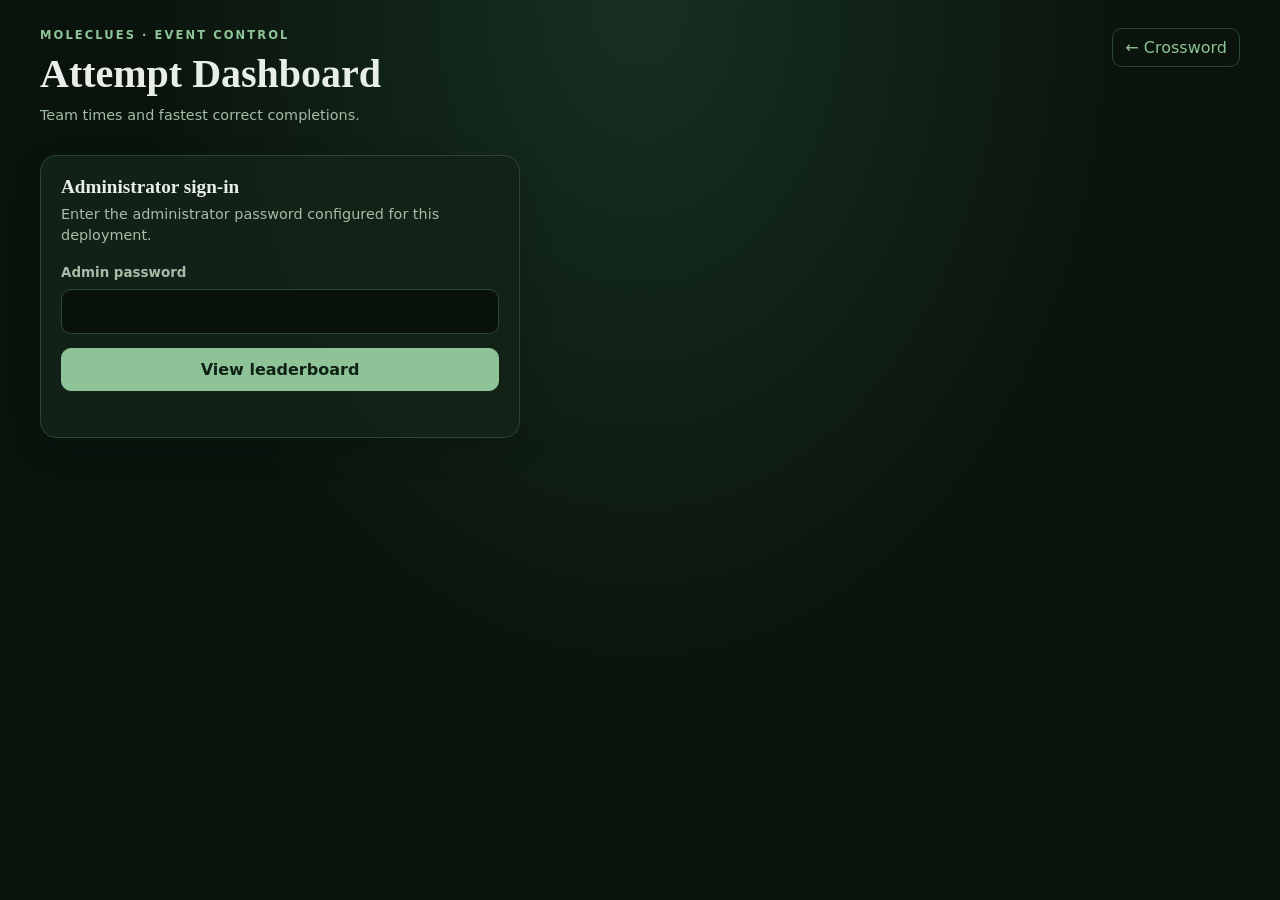
<file: frontend/admin.html>
<!doctype html>
<html lang="en">
<head>
  <meta charset="utf-8">
  <meta name="viewport" content="width=device-width, initial-scale=1">
  <meta name="robots" content="noindex, nofollow">
  <meta name="theme-color" content="#0a140d">
  <title>MoleClues · Admin Leaderboard</title>
  <link rel="stylesheet" href="admin.css">
</head>
<body>
  <main class="admin-shell">
    <header class="admin-header">
      <div>
        <p class="eyebrow">MOLECLUES · EVENT CONTROL</p>
        <h1>Attempt Dashboard</h1>
        <p class="muted">Team times and fastest correct completions.</p>
      </div>
      <a class="back-link" href="/">← Crossword</a>
    </header>

    <section class="panel login-panel" id="loginPanel">
      <h2>Administrator sign-in</h2>
      <p class="muted">Enter the administrator password configured for this deployment.</p>
      <form id="adminLoginForm" class="login-form">
        <label for="adminPasswordInput">Admin password</label>
        <input id="adminPasswordInput" type="password" autocomplete="current-password" required>
        <button type="submit" id="loginButton">View leaderboard</button>
      </form>
      <p class="error" id="loginError" role="alert"></p>
    </section>

    <section id="dashboard" hidden>
      <div class="toolbar">
        <p id="lastUpdated" class="muted" aria-live="polite">Not loaded yet</p>
        <div class="toolbar-actions">
          <button type="button" class="secondary" id="refreshButton">Refresh</button>
          <button type="button" class="secondary" id="logoutButton">Log out</button>
        </div>
      </div>

      <div class="summary-grid" id="summaryGrid"></div>

      <section class="panel">
        <div class="section-heading">
          <div><h2>Fastest correct completions</h2><p class="muted">One best fully correct time per team name.</p></div>
        </div>
        <div class="table-scroll">
          <table>
            <thead><tr><th>Rank</th><th>Team</th><th>Time</th><th>Submitted at</th></tr></thead>
            <tbody id="rankedBody"></tbody>
          </table>
        </div>
        <p class="empty-state" id="rankedEmpty" hidden>No fully correct submissions yet.</p>
      </section>

      <section class="panel">
        <div class="section-heading">
          <div><h2>All attempts</h2><p class="muted">Includes teams that started but have not completed the puzzle yet.</p></div>
          <span id="attemptCount" class="count-pill">0 attempts</span>
        </div>
        <div class="table-scroll">
          <table>
            <thead><tr><th>Team</th><th>Status</th><th>Score</th><th>Elapsed / completion time</th><th>Started at</th><th>Submitted at</th></tr></thead>
            <tbody id="attemptsBody"></tbody>
          </table>
        </div>
        <p class="empty-state" id="attemptsEmpty" hidden>No teams have started the crossword.</p>
      </section>
      <p class="footnote">Keep this dashboard private. Only event administrators should have the password.</p>
    </section>
  </main>
  <script src="admin.js"></script>
</body>
</html>
</file>
<file: frontend/style.css>
/* ============================================================
   MOLECLUES — CELLULAR BIOLOGY CROSSWORD THEME
   Unified visual language: microscopic specimen stage, living
   cellular fluid, organic membrane controls, editorial typography.
   ============================================================ */

:root {
  /* Core backgrounds */
  --bg-deep:        #0a140d;   /* optical microscope stage dark field */
  --bg-surface:     #112015;   /* cellular medium surface */
  --panel:          #162a1c;   /* specimen card panel */
  --panel-subtle:   #1b3323;   /* slightly elevated panel */
  --panel-card:     #172c1e;   /* clue card background */
  --border:         #2a4731;   /* muted chlorophyll border */
  --border-glow:    rgba(122, 191, 140, 0.4);

  /* Biology-inspired palette — vibrant chlorophyll, spring green, lime & amber */
  --accent:         #7abf8c;   /* chloroplast / sage green */
  --accent-2:       #8ec397;   /* cytoplasm / spring green */
  --accent-lime:    #a3d977;   /* bio-luminescent lime */
  --accent-warm:    #c8a96e;   /* ATP / amber enzyme */

  /* Status colours */
  --good:           #5db884;
  --good-bg:        rgba(93, 184, 132, 0.16);
  --good-border:    #3d9e6a;
  --bad:            #d47b6f;
  --bad-bg:         rgba(212, 123, 111, 0.16);
  --bad-border:     #b85c50;

  /* Typography */
  --text:           #e8eee9;   /* warm off-white */
  --text-dim:       #a4bda7;   /* legible secondary text */
  --muted:          #68876e;   /* microscopic scale labels */

  /* Crossword cell colours — high-contrast crisp readability */
  --cell-empty:     #f6faf6;   /* clean opaque parchment-white */
  --cell-border:    #b4ceb7;   /* cell wall boundary */
  --num:            #43784e;   /* cell coordinate number */
  --active-word:    #d4ebd8;   /* active word chlorophyll highlight */
  --active-cell:    #9ee2b2;   /* selected bio-luminescent cell */

  /* Keyboard */
  --key-bg:         #172a1e;
  --key-active:     #25422f;
  --key-text:       #e2f2e5;

  --cell-size: 36px;
}

* {
  box-sizing: border-box;
  -webkit-tap-highlight-color: transparent;
  user-select: none;
  -webkit-user-select: none;
  margin: 0;
  padding: 0;
}

html, body {
  width: 100%;
  height: 100%;
  height: 100dvh;
  overflow: hidden;
  background: var(--bg-deep);
  color: var(--text);
  font-family: 'Georgia', 'Times New Roman', -apple-system, BlinkMacSystemFont, 'Segoe UI', sans-serif;
}

/* ============================================================
   LIVING MICROSCOPY CANVAS (Underneath entire app)
   ============================================================ */
#bio-canvas {
  position: fixed;
  inset: 0;
  pointer-events: none;
  z-index: 0;
  opacity: 0.9;
}

/* ============================================================
   APP SHELL — TRANSLUCENT LIVING CONTAINER
   ============================================================ */
.app-container {
  display: flex;
  flex-direction: column;
  width: 100%;
  height: 100%;
  height: 100dvh;
  max-width: 1120px;
  margin: 0 auto;
  position: relative;
  padding-top: env(safe-area-inset-top, 0px);
  padding-bottom: 0;
  z-index: 1;
  /* Translucent biological medium wash allows living organelles & DNA to clearly show through */
  background:
    radial-gradient(ellipse at 18% 0%,   rgba(32, 70, 44, 0.25) 0%, transparent 60%),
    radial-gradient(ellipse at 82% 18%,  rgba(20, 56, 32, 0.22) 0%, transparent 55%),
    radial-gradient(ellipse at 50% 100%, rgba(16, 38, 22, 0.32) 0%, transparent 65%),
    rgba(9, 18, 12, 0.48);
  backdrop-filter: blur(2px);
  -webkit-backdrop-filter: blur(2px);
}

/* ============================================================
   HEADER BAR — FLOATING NARROW GLASSMORPHIC CAPSULE
   ============================================================ */
header.top-bar {
  display: flex;
  align-items: center;
  justify-content: space-between;
  width: calc(100% - 22px);
  max-width: 1080px;
  margin: 5px auto 3px;
  padding: 5px 13px;
  background: rgba(14, 28, 19, 0.68);
  backdrop-filter: blur(16px);
  -webkit-backdrop-filter: blur(16px);
  border: 1px solid rgba(122, 191, 140, 0.32);
  border-radius: 99px;
  box-shadow: 0 4px 18px rgba(0, 0, 0, 0.35), inset 0 1px 0 rgba(255, 255, 255, 0.08);
  flex: 0 0 auto;
  z-index: 10;
}

.brand {
  display: flex;
  align-items: center;
  gap: 7px;
}

.brand-icon {
  display: flex;
  align-items: center;
  filter: drop-shadow(0 0 6px rgba(122, 191, 140, 0.5));
}

.brand-text-wrap {
  display: flex;
  flex-direction: column;
  line-height: 1.1;
}

.brand-title {
  font-family: 'Georgia', serif;
  font-size: 0.96rem;
  font-weight: 700;
  font-style: italic;
  letter-spacing: 0.3px;
  background: linear-gradient(120deg, #9dd5a8, #7abf8c 65%, #c8a96e);
  -webkit-background-clip: text;
  background-clip: text;
  color: transparent;
}

.brand-subtitle {
  font-family: -apple-system, BlinkMacSystemFont, 'Segoe UI', sans-serif;
  font-size: 0.50rem;
  font-weight: 700;
  letter-spacing: 1.2px;
  color: var(--accent);
  opacity: 0.8;
  text-transform: uppercase;
}

/* ============================================================
   TOP META CAPSULE — ASSEMBLY PROGRESS & TIMER IN HEADER
   ============================================================ */
.top-meta-capsule {
  display: flex;
  align-items: center;
  gap: 6px;
  font-family: -apple-system, BlinkMacSystemFont, 'Segoe UI', sans-serif;
  font-size: 0.69rem;
}

.mini-track {
  width: 48px;
  height: 5px;
  background: rgba(22, 42, 28, 0.8);
  border-radius: 99px;
  overflow: hidden;
  box-shadow: inset 0 1px 2px rgba(0, 0, 0, 0.4);
}

.mini-fill {
  height: 100%;
  width: 0%;
  background: linear-gradient(90deg, var(--accent), var(--accent-lime));
  transition: width 0.35s ease;
  border-radius: 99px;
  box-shadow: 0 0 6px rgba(122, 191, 140, 0.6);
}

.meta-count {
  font-size: 0.68rem;
  color: var(--text-dim);
  white-space: nowrap;
}

.meta-dot-sep {
  color: var(--border);
  font-weight: bold;
}

.meta-timer {
  color: var(--accent-warm);
  font-weight: 700;
  font-family: monospace;
  font-variant-numeric: tabular-nums;
  font-size: 0.72rem;
  white-space: nowrap;
}

.bio-pulse-dot {
  width: 6px;
  height: 6px;
  border-radius: 50%;
  background: var(--good);
  box-shadow: 0 0 8px var(--good);
  animation: pulseDot 2s infinite ease-in-out;
  flex-shrink: 0;
}

@keyframes pulseDot {
  0%, 100% { transform: scale(0.85); opacity: 0.65; }
  50% { transform: scale(1.35); opacity: 1; }
}

.mini-track {
  width: 60px;
  height: 5px;
  background: var(--panel-subtle);
  border-radius: 99px;
  overflow: hidden;
  box-shadow: inset 0 1px 2px rgba(0, 0, 0, 0.4);
}

/* ============================================================
   ACTIVE CLUE BANNER — LABORATORY ASSAY STRIP (GLASSMORPHIC)
   ============================================================ */
.clue-banner {
  flex: 0 0 auto;
  background: rgba(14, 28, 19, 0.68);
  backdrop-filter: blur(16px);
  -webkit-backdrop-filter: blur(16px);
  border-bottom: 1px solid rgba(122, 191, 140, 0.25);
  padding: 7px 10px;
  display: flex;
  align-items: center;
  gap: 8px;
  box-shadow: 0 4px 16px rgba(0, 0, 0, 0.35);
  z-index: 10;
}

.clue-nav-btn {
  background: var(--panel-subtle);
  border: 1px solid var(--border);
  color: var(--text-dim);
  width: 34px;
  height: 34px;
  border-radius: 8px;
  display: flex;
  align-items: center;
  justify-content: center;
  font-size: 0.9rem;
  cursor: pointer;
  flex: 0 0 auto;
  touch-action: manipulation;
  transition: background 0.1s ease, transform 0.08s ease;
}

.clue-nav-btn:active {
  transform: scale(0.92);
  background: var(--accent);
  color: #0a140d;
}

.clue-banner-content {
  flex: 1 1 auto;
  min-width: 0;
  cursor: pointer;
}

.clue-badge-row {
  display: flex;
  align-items: center;
  gap: 6px;
  margin-bottom: 3px;
  flex-wrap: wrap;
}

.clue-dir-badge {
  background: rgba(122, 191, 140, 0.2);
  border: 1px solid rgba(122, 191, 140, 0.5);
  color: var(--accent);
  font-family: -apple-system, BlinkMacSystemFont, 'Segoe UI', sans-serif;
  font-size: 0.68rem;
  font-weight: 700;
  text-transform: uppercase;
  padding: 1px 8px;
  border-radius: 99px;
  letter-spacing: 0.5px;
  display: inline-flex;
  align-items: center;
}

.clue-dir-switch {
  font-family: -apple-system, BlinkMacSystemFont, 'Segoe UI', sans-serif;
  font-size: 0.62rem;
  color: var(--muted);
  font-style: italic;
  margin-left: auto;
}

.clue-banner-text {
  font-family: 'Georgia', serif;
  font-size: 0.80rem;
  line-height: 1.4;
  color: var(--text);
  display: -webkit-box;
  -webkit-line-clamp: 2;
  -webkit-box-orient: vertical;
  overflow: hidden;
}

/* ============================================================
   GRID VIEWPORT & BIOLOGICAL WATERMARK
   ============================================================ */
.grid-viewport {
  flex: 1 1 0%;
  min-height: 0;
  min-width: 0;
  overflow: auto;
  position: relative;
  padding: 10px clamp(8px, 1.5vw, 18px);
  display: flex;
  align-items: center;
  justify-content: center;
  -webkit-overflow-scrolling: touch;
}

.grid-bio-watermark {
  position: absolute;
  inset: 0;
  width: 100%;
  height: 100%;
  pointer-events: none;
  z-index: 0;
  display: flex;
  align-items: center;
  justify-content: center;
  overflow: hidden;
  opacity: 0.32;
  animation: bioWatermarkPulse 20s ease-in-out infinite alternate;
  will-change: opacity, transform;
}

@keyframes bioWatermarkPulse {
  0%   { opacity: 0.26; transform: scale(1); }
  50%  { opacity: 0.38; transform: scale(1.02); }
  100% { opacity: 0.26; transform: scale(1); }
}

.bio-watermark-svg {
  width: 100%;
  height: 100%;
  min-width: 600px;
  min-height: 500px;
  max-width: 1050px;
  max-height: 840px;
  object-fit: contain;
}

/* ============================================================
   MICROSCOPE SPECIMEN STAGE (The Crossword Grid)
   ============================================================ */
.grid-wrap {
  position: relative;
  z-index: 1;
  display: grid;
  gap: 2px;
  margin: auto;
  padding: 8px;
  /* Microscope slide frame with frosted glass & coordinate reticle matrix */
  background-color: rgba(12, 22, 15, 0.75);
  backdrop-filter: blur(10px);
  -webkit-backdrop-filter: blur(10px);
  background-image:
    radial-gradient(circle, rgba(122, 191, 140, 0.18) 1.2px, transparent 1.2px),
    linear-gradient(to right, rgba(122, 191, 140, 0.05) 1px, transparent 1px),
    linear-gradient(to bottom, rgba(122, 191, 140, 0.05) 1px, transparent 1px);
  background-size: var(--cell-size) var(--cell-size);
  background-position: 8px 8px;
  border: 1.5px solid rgba(122, 191, 140, 0.38);
  border-radius: 12px;
  width: max-content;
  box-shadow:
    0 8px 28px rgba(0, 0, 0, 0.65),
    0 0 16px rgba(122, 191, 140, 0.1);
  transition: transform 0.2s ease;
}

/* Specimen Stage Header Label */
.grid-wrap::before {
  content: "⌜ SPECIMEN: CELL MATRIX · 14×17 ⌝";
  position: absolute;
  top: -19px;
  left: 50%;
  transform: translateX(-50%);
  font-family: -apple-system, BlinkMacSystemFont, 'Segoe UI', monospace;
  font-size: 0.54rem;
  font-weight: 700;
  letter-spacing: 1.4px;
  color: var(--accent);
  opacity: 0.8;
  white-space: nowrap;
  pointer-events: none;
}

/* Specimen Stage Scale Indicator */
.grid-wrap::after {
  content: "⊢ 100 µm ⊣";
  position: absolute;
  bottom: -17px;
  left: 50%;
  transform: translateX(-50%);
  font-family: -apple-system, BlinkMacSystemFont, 'Segoe UI', monospace;
  font-size: 0.52rem;
  font-weight: 700;
  letter-spacing: 1px;
  color: var(--accent-2);
  opacity: 0.7;
  white-space: nowrap;
  pointer-events: none;
}

/* ============================================================
   CROSSWORD CELLS — OPAQUE PARCHMENT WITH 14:1 CONTRAST
   ============================================================ */
.cell-box {
  position: relative;
  z-index: 1;
  width: var(--cell-size);
  height: var(--cell-size);
  border-radius: 5px;
  /* 100% OPAQUE parchment white — zero interference from background */
  background: var(--cell-empty);
  border: 1.5px solid var(--cell-border);
  display: flex;
  align-items: center;
  justify-content: center;
  font-family: 'Georgia', 'Times New Roman', serif;
  font-size: clamp(0.55rem, calc(var(--cell-size) * 0.56), 1.05rem);
  font-weight: 700;
  color: #122415; /* deep chlorophyll dark green */
  cursor: pointer;
  touch-action: manipulation;
  transition: background 0.12s ease, border-color 0.12s ease, transform 0.08s ease;
}

.cell-box:active {
  transform: scale(0.93);
}

.cell-box .cell-num-label {
  position: absolute;
  top: 1px;
  left: 2px;
  font-family: -apple-system, BlinkMacSystemFont, 'Segoe UI', sans-serif;
  font-size: clamp(0.32rem, calc(var(--cell-size) * 0.22), 0.46rem);
  font-weight: 700;
  color: var(--num);
  line-height: 1;
  pointer-events: none;
}

.cell-box.in-active-word {
  background: var(--active-word);
  border-color: #4a9e64;
}

.cell-box.is-selected {
  background: var(--active-cell) !important;
  border-color: #2e884e !important;
  box-shadow: 0 0 0 2px #7abf8c, 0 0 12px rgba(122, 191, 140, 0.5);
  color: #0a1c0d;
  z-index: 2;
}

.cell-box.is-correct {
  background: #d6f0de !important;
  border-color: var(--good-border) !important;
  color: #1a4a2a !important;
}

.cell-box.is-incorrect {
  background: #f5dbd8 !important;
  border-color: var(--bad-border) !important;
  color: #5a1a14 !important;
  animation: cellShake 0.35s ease;
}

@keyframes cellShake {
  0%, 100% { transform: translateX(0); }
  25%       { transform: translateX(-2px); }
  75%       { transform: translateX(2px); }
}

/* ============================================================
   VIRTUAL KEYBOARD — ORGANIC PEBBLE KEYS (MOBILE TUNED)
   ============================================================ */
.keyboard-panel {
  flex: 0 0 auto;
  background: rgba(10, 20, 13, 0.72);
  backdrop-filter: blur(16px);
  -webkit-backdrop-filter: blur(16px);
  border-top: 1px solid rgba(122, 191, 140, 0.25);
  padding: 5px 3px 4px;
  display: flex;
  flex-direction: column;
  gap: 4px;
  z-index: 10;
  background-image:
    radial-gradient(ellipse at 50% 0%, rgba(122, 191, 140, 0.12) 0%, transparent 70%);
}

.kb-row {
  display: flex;
  justify-content: center;
  gap: 4px;
  width: 100%;
}

.kb-key {
  flex: 1 1 0;
  max-width: 36px;
  height: 44px;
  background: rgba(22, 42, 28, 0.78);
  backdrop-filter: blur(4px);
  border: 1px solid rgba(122, 191, 140, 0.25);
  border-radius: 7px;
  color: var(--key-text);
  font-family: -apple-system, BlinkMacSystemFont, 'Segoe UI', sans-serif;
  font-size: 0.98rem;
  font-weight: 700;
  display: flex;
  align-items: center;
  justify-content: center;
  cursor: pointer;
  touch-action: manipulation;
  box-shadow: 0 2px 0 rgba(0, 0, 0, 0.4);
  transition: transform 0.05s ease, background 0.08s ease, box-shadow 0.05s ease;
}

.kb-key:active {
  transform: translateY(2px);
  box-shadow: 0 0.5px 0 rgba(0, 0, 0, 0.4);
  background: #2b5737;
  color: #ffffff;
  border-color: #5db884;
}

.kb-key.action-key {
  flex: 1.4 1 0;
  max-width: 58px;
  font-size: 0.72rem;
  font-weight: 800;
  background: rgba(28, 54, 36, 0.85);
  color: var(--accent);
  border-color: rgba(122, 191, 140, 0.4);
}

.kb-key.backspace-key {
  flex: 1.4 1 0;
  max-width: 52px;
  background: rgba(43, 26, 24, 0.85);
  color: #e5aaa2;
  border-color: rgba(184, 92, 80, 0.4);
}

/* ============================================================
   BOTTOM ACTION BAR (Directly Below Keyboard for Mobile Ergonomics)
   ============================================================ */
.bottom-action-bar {
  flex: 0 0 auto;
  display: flex;
  align-items: center;
  justify-content: space-between;
  gap: 8px;
  padding: 5px 10px max(8px, env(safe-area-inset-bottom, 8px));
  background: rgba(9, 18, 12, 0.85);
  backdrop-filter: blur(16px);
  -webkit-backdrop-filter: blur(16px);
  border-top: 1px solid rgba(122, 191, 140, 0.22);
  z-index: 10;
}

.bottom-btn {
  flex: 1 1 0;
  height: 42px;
  background: rgba(22, 42, 28, 0.78);
  backdrop-filter: blur(6px);
  border: 1px solid rgba(122, 191, 140, 0.32);
  color: var(--text);
  border-radius: 10px;
  font-family: -apple-system, BlinkMacSystemFont, 'Segoe UI', sans-serif;
  font-size: 0.82rem;
  font-weight: 700;
  letter-spacing: 0.3px;
  cursor: pointer;
  display: inline-flex;
  align-items: center;
  justify-content: center;
  gap: 6px;
  box-shadow: 0 2px 6px rgba(0, 0, 0, 0.3);
  transition: transform 0.08s ease, background 0.12s ease, border-color 0.12s ease;
  touch-action: manipulation;
}

.bottom-btn:active {
  transform: scale(0.95);
  background: rgba(37, 66, 47, 0.95);
}

.bottom-btn.primary {
  background: linear-gradient(135deg, #3d9e6a, #23784e);
  color: #f0faf2;
  border: 1px solid rgba(158, 226, 178, 0.45);
  box-shadow: 0 2px 10px rgba(61, 158, 106, 0.38);
}

.bottom-btn.primary:active {
  background: linear-gradient(135deg, #318858, #1b613e);
}

.bottom-btn.danger {
  background: rgba(48, 22, 20, 0.82);
  border-color: rgba(184, 92, 80, 0.45);
  color: #e5b0a8;
}

.bottom-btn.danger:active {
  background: rgba(68, 28, 25, 0.95);
}

.btn-glyph {
  font-size: 0.92rem;
}

.btn-label {
  font-size: 0.80rem;
}

/* ============================================================
   MOBILE BIOLUMINESCENT TOUCH PULSE (Finger Ripple)
   ============================================================ */
.bio-touch-ripple {
  position: fixed;
  width: 36px;
  height: 36px;
  margin-left: -18px;
  margin-top: -18px;
  border-radius: 50%;
  pointer-events: none;
  z-index: 9999;
  background: radial-gradient(circle, rgba(122, 191, 140, 0.8) 0%, rgba(77, 166, 160, 0.45) 45%, transparent 70%);
  animation: bioRippleAnim 0.38s cubic-bezier(0.1, 0.8, 0.3, 1) forwards;
}

@keyframes bioRippleAnim {
  0% {
    transform: scale(0.3);
    opacity: 1;
  }
  100% {
    transform: scale(2.4);
    opacity: 0;
  }
}

/* ============================================================
   BOTTOM SHEET / MODAL — SPECIMEN INDEX CARDS
   ============================================================ */
.sheet-backdrop {
  position: fixed;
  inset: 0;
  background: rgba(6, 12, 8, 0.75);
  backdrop-filter: blur(6px);
  -webkit-backdrop-filter: blur(6px);
  z-index: 100;
  display: none;
  align-items: flex-end;
  opacity: 0;
  transition: opacity 0.25s ease;
}

.sheet-backdrop.open {
  display: flex;
  opacity: 1;
}

.sheet-modal {
  background: rgba(13, 26, 18, 0.90);
  backdrop-filter: blur(20px);
  -webkit-backdrop-filter: blur(20px);
  border-top: 1.5px solid rgba(122, 191, 140, 0.35);
  border-radius: 18px 18px 0 0;
  width: 100%;
  max-height: 82vh;
  display: flex;
  flex-direction: column;
  box-shadow: 0 -8px 32px rgba(0, 0, 0, 0.6);
  transform: translateY(100%);
  transition: transform 0.28s cubic-bezier(0.16, 1, 0.3, 1);
}

.sheet-backdrop.open .sheet-modal {
  transform: translateY(0);
}

.sheet-header {
  padding: 14px 18px 10px;
  display: flex;
  align-items: center;
  justify-content: space-between;
  border-bottom: 1px solid var(--border);
}

.sheet-handle {
  width: 36px;
  height: 4px;
  background: var(--border);
  border-radius: 99px;
  margin: 0 auto 8px;
  opacity: 0.7;
}

.sheet-title {
  font-family: 'Georgia', serif;
  font-size: 1rem;
  font-weight: 700;
  font-style: italic;
  color: var(--text);
}

.sheet-close-btn {
  background: var(--panel-subtle);
  border: 1px solid var(--border);
  color: var(--muted);
  width: 28px;
  height: 28px;
  border-radius: 50%;
  display: flex;
  align-items: center;
  justify-content: center;
  font-size: 0.9rem;
  cursor: pointer;
  transition: background 0.12s ease, color 0.12s ease;
}

.sheet-close-btn:active {
  background: var(--key-active);
  color: var(--text);
}

.sheet-body {
  padding: 14px 16px;
  overflow-y: auto;
  -webkit-overflow-scrolling: touch;
  display: flex;
  flex-direction: column;
  gap: 16px;
}

.sheet-section h3 {
  font-family: -apple-system, BlinkMacSystemFont, 'Segoe UI', sans-serif;
  font-size: 0.72rem;
  text-transform: uppercase;
  letter-spacing: 0.8px;
  color: var(--accent);
  margin-bottom: 8px;
  opacity: 0.9;
}

/* ============================================================
   CLUE CARDS — SPECIMEN REGISTER CARDS
   ============================================================ */
.clue-item-card {
  background: var(--panel-card);
  border: 1px solid var(--border);
  border-radius: 9px;
  padding: 10px 12px;
  margin-bottom: 7px;
  display: flex;
  align-items: flex-start;
  gap: 10px;
  cursor: pointer;
  transition: background 0.15s ease, border-color 0.15s ease;
}

.clue-item-card:active {
  background: var(--panel-subtle);
}

.clue-item-card.is-active-card {
  border-color: var(--accent);
  background: rgba(122, 191, 140, 0.12);
}

.clue-chip {
  flex: 0 0 66px;
  min-width: 66px;
  height: 24px;
  padding: 0 5px;
  border-radius: 6px;
  background: var(--panel-subtle);
  color: var(--accent-warm);
  font-family: -apple-system, BlinkMacSystemFont, 'Segoe UI', monospace;
  font-size: 0.62rem;
  font-weight: 800;
  display: flex;
  align-items: center;
  justify-content: center;
  white-space: nowrap;
}

.clue-item-content {
  flex: 1 1 auto;
  min-width: 0;
  display: flex;
  flex-direction: column;
}

.clue-item-text {
  font-family: 'Georgia', serif;
  font-size: 0.81rem;
  line-height: 1.45;
  white-space: pre-line;
  color: var(--text-dim);
}

/* ============================================================
   SUBMISSION MODAL ELEMENTS — ASSAY REPORT
   ============================================================ */
.stats-card {
  background: var(--panel);
  border: 1px solid var(--border);
  border-radius: 11px;
  padding: 14px 16px;
  margin: 10px 0;
  text-align: left;
}

.stats-row {
  display: flex;
  justify-content: space-between;
  font-family: -apple-system, BlinkMacSystemFont, 'Segoe UI', sans-serif;
  font-size: 0.84rem;
  padding: 4px 0;
  color: var(--muted);
}

.stats-row span:last-child {
  font-weight: 700;
  color: var(--text);
}

.modal-btn {
  flex: 1;
  padding: 12px 14px;
  border-radius: 9px;
  font-family: -apple-system, BlinkMacSystemFont, 'Segoe UI', sans-serif;
  font-size: 0.88rem;
  font-weight: 700;
  cursor: pointer;
  border: none;
  transition: transform 0.1s ease, filter 0.1s ease;
  touch-action: manipulation;
}

.modal-btn:active {
  transform: scale(0.96);
  filter: brightness(0.92);
}

.modal-btn.primary {
  background: linear-gradient(135deg, #3d9e6a, #23784e);
  color: #e8f4eb;
  box-shadow: 0 3px 10px rgba(61, 158, 106, 0.4);
}

.modal-btn.secondary {
  background: var(--panel-subtle);
  border: 1px solid var(--border);
  color: var(--text-dim);
}

/* ============================================================
   LOADING SPINNER — DNA DUAL-ARC ROTATION
   ============================================================ */
.spinner {
  width: 44px;
  height: 44px;
  margin: 0 auto;
  border: 3px solid var(--panel-subtle);
  border-top-color: var(--accent);
  border-bottom-color: var(--accent-2);
  border-radius: 50%;
  animation: spin 0.9s cubic-bezier(0.4, 0.1, 0.6, 0.9) infinite;
}

@keyframes spin {
  to { transform: rotate(360deg); }
}

/* ============================================================
   RESULT BADGE
   ============================================================ */
.result-badge {
  font-size: 2.8rem;
  line-height: 1;
  margin-bottom: 6px;
  animation: resultPop 0.4s cubic-bezier(0.22, 1, 0.36, 1);
}

@keyframes resultPop {
  0%   { transform: scale(0.6); opacity: 0; }
  100% { transform: scale(1);   opacity: 1; }
}

/* ============================================================
   TOAST NOTIFICATION
   ============================================================ */
.toast-banner {
  position: absolute;
  top: 52px;
  left: 50%;
  transform: translateX(-50%) translateY(-18px);
  background: rgba(21, 36, 24, 0.97);
  border: 1px solid var(--accent);
  padding: 7px 16px;
  border-radius: 24px;
  font-family: -apple-system, BlinkMacSystemFont, 'Segoe UI', sans-serif;
  font-size: 0.80rem;
  font-weight: 600;
  color: var(--text);
  box-shadow: 0 5px 18px rgba(0, 0, 0, 0.45);
  opacity: 0;
  pointer-events: none;
  transition: all 0.25s ease;
  z-index: 150;
  white-space: nowrap;
}

.toast-banner.show {
  opacity: 1;
  transform: translateX(-50%) translateY(0);
}

/* ============================================================
   MICRO-INTERACTION: Cell letter entrance
   ============================================================ */
@keyframes letterPop {
  0%   { transform: scale(0.75); opacity: 0.4; }
  60%  { transform: scale(1.08); }
  100% { transform: scale(1); opacity: 1; }
}

.cell-letter-text {
  display: block;
  line-height: 1;
  transition: color 0.1s ease;
}

.cell-letter-text.entered {
  animation: letterPop 0.18s ease forwards;
}

/* ============================================================
   MOBILE ERGONOMICS & RESPONSIVE REFINEMENTS
   ============================================================ */
@media (max-width: 480px) {
  .grid-viewport { justify-content: center; align-items: center; padding: 8px 6px; min-height: 0; }
  header.top-bar {
    width: calc(100% - 16px);
    padding: 4px 10px;
    margin: 4px auto 2px;
  }

  .brand-title {
    font-size: 0.88rem;
  }

  .meta-count {
    font-size: 0.64rem;
  }

  .meta-timer {
    font-size: 0.68rem;
  }

  .mini-track {
    width: 38px;
  }

  .clue-banner {
    padding: 6px 8px;
    gap: 6px;
  }

  .clue-banner-text {
    font-size: 0.80rem;
    line-height: 1.35;
  }

  .kb-key {
    height: 42px;
    font-size: 0.94rem;
  }

  .bottom-btn {
    height: 40px;
    font-size: 0.80rem;
  }
}

@media (max-width: 360px) {
  header.top-bar {
    width: calc(100% - 12px);
    padding: 3px 8px;
  }

  .brand-subtitle {
    display: none;
  }

  .meta-count {
    display: none;
  }

  .meta-dot-sep {
    display: none;
  }

  .kb-key {
    height: 38px;
    font-size: 0.88rem;
  }

  .bottom-btn {
    height: 38px;
    font-size: 0.76rem;
  }
}


/* Team identity gate shown before the official timer starts. */
.participant-gate-backdrop {
  align-items: center;
  padding: 18px;
  z-index: 200;
}
.participant-gate-modal {
  width: 100%;
  max-width: 440px;
  max-height: min(90vh, 650px);
  border: 1px solid rgba(122, 191, 140, 0.45);
  border-radius: 18px;
  transform: translateY(0) !important;
  overflow: hidden;
}
.participant-gate-body {
  gap: 10px;
  padding: 18px;
}
.participant-gate-copy {
  color: var(--text-dim);
  font-size: 0.9rem;
  line-height: 1.6;
  margin-bottom: 5px;
}
#participantForm {
  display: flex;
  flex-direction: column;
  gap: 8px;
}
#participantForm label {
  margin-top: 8px;
  color: var(--text-dim);
  font: 700 0.8rem -apple-system, BlinkMacSystemFont, "Segoe UI", sans-serif;
}
.participant-input {
  box-sizing: border-box;
  width: 100%;
  min-height: 46px;
  border: 1px solid var(--border);
  border-radius: 10px;
  padding: 10px 12px;
  color: var(--text);
  background: rgba(8, 18, 11, 0.92);
  font: 16px -apple-system, BlinkMacSystemFont, "Segoe UI", sans-serif;
  outline: none;
  user-select: text;
  -webkit-user-select: text;
}
.participant-input:focus {
  border-color: var(--accent);
  box-shadow: 0 0 0 2px rgba(122, 191, 140, 0.15);
}
.participant-privacy-note {
  color: var(--muted);
  font-size: 0.75rem;
  line-height: 1.5;
  margin-top: 6px;
}
.participant-gate-error {
  color: var(--bad);
  min-height: 1em;
  font-size: 0.8rem;
}
.participant-start-button {
  width: 100%;
  margin-top: 4px;
}
.participant-start-button:disabled {
  opacity: 0.65;
  cursor: wait;
}


/* Final clue screen: centered, read-only, and without any navigation or answer controls. */
[hidden] { display: none !important; }
.completion-riddle-screen:not([hidden]) {
  position: fixed;
  inset: 0;
  z-index: 10000;
  display: flex;
  align-items: center;
  justify-content: center;
  width: 100%;
  height: 100%;
  height: 100dvh;
  overflow: auto;
  padding: max(24px, env(safe-area-inset-top, 24px)) clamp(18px, 5vw, 56px) max(24px, env(safe-area-inset-bottom, 24px));
  background: radial-gradient(ellipse at 50% 30%, rgba(30, 67, 42, 0.32) 0%, transparent 58%), var(--bg-deep);
  color: var(--text);
}
.completion-riddle-copy {
  width: 100%;
  max-width: 760px;
  margin: 0 auto;
  color: var(--text);
  text-align: center;
  white-space: pre-line;
  overflow-wrap: anywhere;
  font-family: Georgia, 'Times New Roman', serif;
  font-size: clamp(1rem, 2.2vw, 1.45rem);
  line-height: 1.85;
  letter-spacing: 0.01em;
}
body.completion-view { overflow: hidden; }

@media (max-height: 620px) {
  header.top-bar { margin-top: 2px; margin-bottom: 1px; padding-top: 3px; padding-bottom: 3px; }
  .clue-banner { padding-top: 4px; padding-bottom: 4px; }
  .keyboard-panel { gap: 2px; padding-top: 2px; padding-bottom: 2px; }
  .kb-key { height: 32px; }
  .bottom-action-bar { padding-top: 3px; padding-bottom: max(4px, env(safe-area-inset-bottom, 4px)); }
  .bottom-btn { height: 34px; }
}


/* Responsive crossword sizing: prioritize usable screen space on every device. */
.grid-viewport {
  min-height: 0;
  min-width: 0;
  flex: 1 1 0%;
  overflow: auto;
  overscroll-behavior: contain;
}
.grid-wrap {
  flex: 0 0 auto;
  margin: auto;
}
.cell-box {
  width: var(--cell-size);
  height: var(--cell-size);
}

/* Laptops have a physical keyboard, so reserve that screen area for the puzzle. */
@media (min-width: 900px) {
  .app-container { max-width: 1120px; }
  header.top-bar { max-width: 1080px; }
  #virtualKeyboard { display: none !important; }
  .grid-viewport { padding: 12px clamp(12px, 2vw, 24px); }
}

/* Keep the crossword readable in short landscape windows; the grid can scroll vertically. */
@media (max-height: 520px) and (orientation: landscape) {
  .grid-viewport { overflow: auto; align-items: flex-start; justify-content: center; }
  .grid-wrap { margin: 20px auto; }
  .clue-banner { padding-top: 3px; padding-bottom: 3px; }
  .clue-banner-text { -webkit-line-clamp: 1; font-size: 0.72rem; }
  .keyboard-panel { gap: 2px; padding-top: 2px; padding-bottom: 2px; }
  .kb-key { height: 28px; }
  .bottom-action-bar { padding-top: 2px; padding-bottom: max(3px, env(safe-area-inset-bottom, 3px)); }
  .bottom-btn { height: 32px; }
}
</file>
<file: frontend/admin.css>
:root{color-scheme:dark;--bg:#0a140d;--panel:#132318;--panel2:#1a2e20;--border:#2a4731;--accent:#8ec397;--text:#e8eee9;--muted:#a4bda7;--danger:#d47b6f;--gold:#c8a96e}
*{box-sizing:border-box}body{margin:0;background:radial-gradient(ellipse at top,#173021 0%,var(--bg) 55%);color:var(--text);font-family:system-ui,-apple-system,"Segoe UI",sans-serif;min-height:100vh}.admin-shell{max-width:1240px;margin:0 auto;padding:28px 20px 48px}.admin-header{display:flex;justify-content:space-between;align-items:flex-start;gap:20px;margin-bottom:28px}.eyebrow{font-size:.72rem;letter-spacing:.18em;font-weight:800;color:var(--accent);margin:0 0 8px}.admin-header h1{font-size:clamp(1.7rem,4vw,2.5rem);margin:0 0 8px;font-family:Georgia,serif}.muted{color:var(--muted);font-size:.9rem;line-height:1.5;margin:0}.back-link{color:var(--accent);text-decoration:none;border:1px solid var(--border);padding:9px 12px;border-radius:10px;white-space:nowrap}.panel{background:rgba(19,35,24,.94);border:1px solid var(--border);border-radius:16px;padding:20px;margin:0 0 22px;box-shadow:0 12px 32px #0002}.panel h2{font-family:Georgia,serif;font-size:1.2rem;margin:0 0 6px}.login-panel{max-width:480px}.login-form{display:flex;flex-direction:column;gap:9px;margin-top:18px}.login-form label{font-size:.84rem;color:var(--muted);font-weight:700}.login-form input{font:inherit;color:var(--text);background:#08120b;border:1px solid var(--border);border-radius:10px;padding:12px 13px;min-height:45px;outline:none}.login-form input:focus{border-color:var(--accent)}button{font:inherit;cursor:pointer;border:1px solid var(--accent);color:#102116;background:var(--accent);font-weight:800;border-radius:10px;padding:11px 14px;min-height:42px}.login-form button{margin-top:5px}.secondary{color:var(--text);background:var(--panel2);border-color:var(--border)}button:disabled{opacity:.6;cursor:wait}.error{color:var(--danger);min-height:1.2em;font-size:.85rem;margin:10px 0 0}.toolbar{display:flex;justify-content:space-between;align-items:center;gap:12px;margin:0 0 16px}.toolbar-actions{display:flex;gap:8px}.summary-grid{display:grid;grid-template-columns:repeat(4,minmax(0,1fr));gap:12px;margin-bottom:22px}.summary-card{background:rgba(19,35,24,.94);border:1px solid var(--border);border-radius:14px;padding:15px;min-width:0}.summary-card .label{color:var(--muted);font-size:.78rem;margin-bottom:8px}.summary-card .value{font-size:1.35rem;font-weight:800;overflow-wrap:anywhere}.summary-card .value.highlight{color:var(--gold)}.section-heading{display:flex;justify-content:space-between;align-items:center;gap:16px;margin-bottom:14px}.count-pill{font-size:.75rem;border:1px solid var(--border);background:var(--panel2);border-radius:100px;padding:6px 10px;white-space:nowrap;color:var(--muted)}.table-scroll{width:100%;overflow-x:auto;border:1px solid var(--border);border-radius:10px}table{width:100%;border-collapse:collapse;min-width:650px;font-size:.84rem}th,td{text-align:left;padding:12px 13px;border-bottom:1px solid #2a473188;vertical-align:top}th{color:var(--muted);font-size:.74rem;letter-spacing:.04em;text-transform:uppercase;background:#0d1a11;white-space:nowrap}tbody tr:last-child td{border-bottom:0}tbody tr:hover{background:#20392855}.rank{font-weight:900;color:var(--gold)}.status{display:inline-block;padding:4px 8px;border-radius:50px;font-size:.72rem;font-weight:800;white-space:nowrap}.status.correct{background:#245c3d;color:#ccf6d8}.status.partial{background:#59451b;color:#ffe7a1}.status.progress{background:#253a46;color:#c8e5f4}.status.error{background:#542d2b;color:#ffd4cf}.empty-state{color:var(--muted);padding:16px 0;font-size:.9rem}.footnote{color:var(--muted);font-size:.78rem;text-align:center;margin-top:8px} [hidden]{display:none!important}
@media(max-width:800px){.summary-grid{grid-template-columns:repeat(2,minmax(0,1fr))}.admin-shell{padding:20px 12px 36px}.panel{padding:14px}.admin-header{align-items:center}.section-heading{align-items:flex-start}}@media(max-width:460px){.toolbar{align-items:flex-start;flex-direction:column}.admin-header{flex-direction:column;align-items:flex-start}.summary-card .value{font-size:1.15rem}}
</file>
